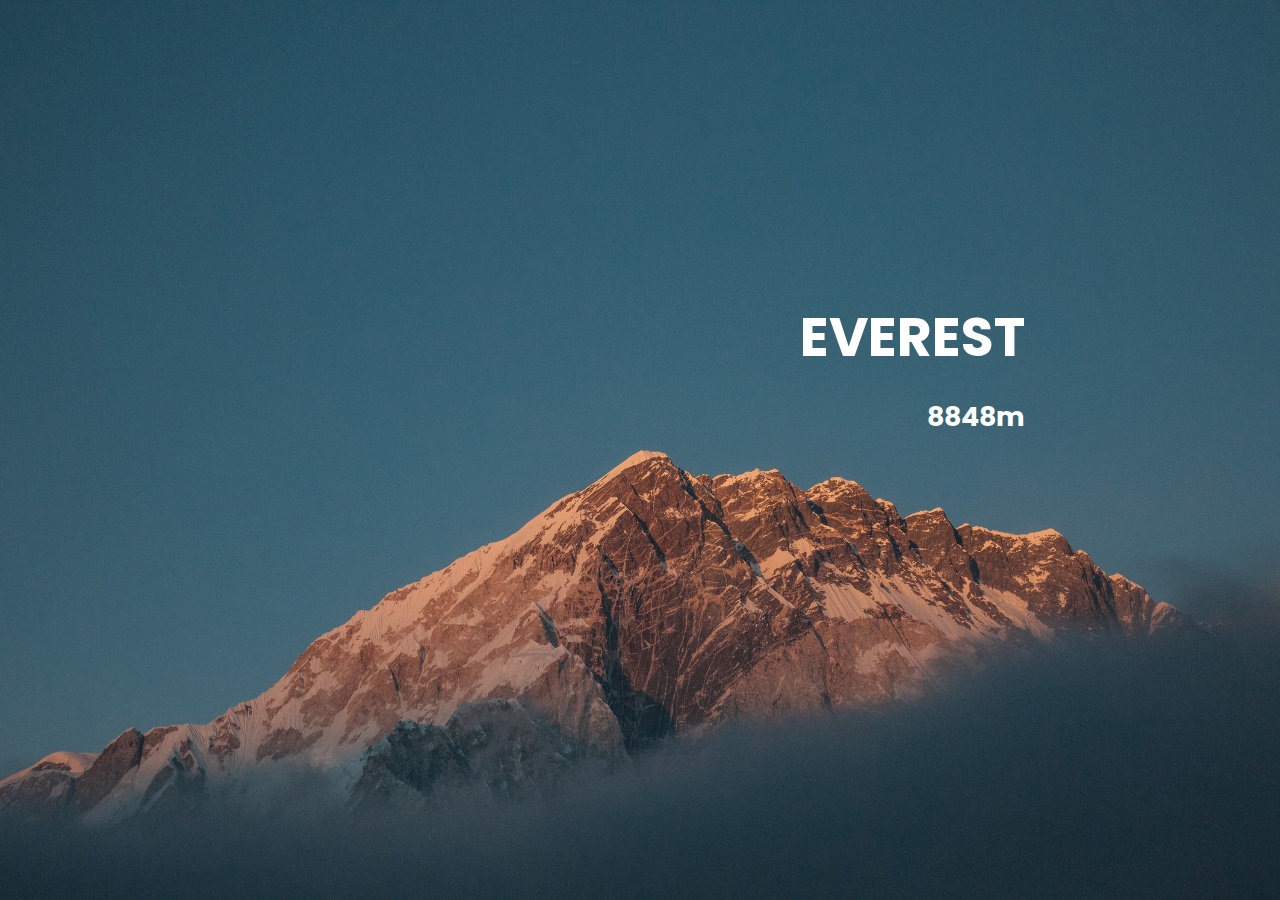
<file: Lev1_1_css-einführung_position/index.html>
<!DOCTYPE html>
<html lang="en">

<head>
    <meta charset="UTF-8">
    <meta http-equiv="X-UA-Compatible" content="IE=edge">
    <meta name="viewport" content="width=device-width, initial-scale=1.0">

    <link rel="stylesheet" href="assets/css/style.css">

    <title>Document</title>
</head>

<body>
    <div>
        <h1>EVEREST</h1>
        <h3>8848m</h3>
    </div>
</body>

</html>
</file>
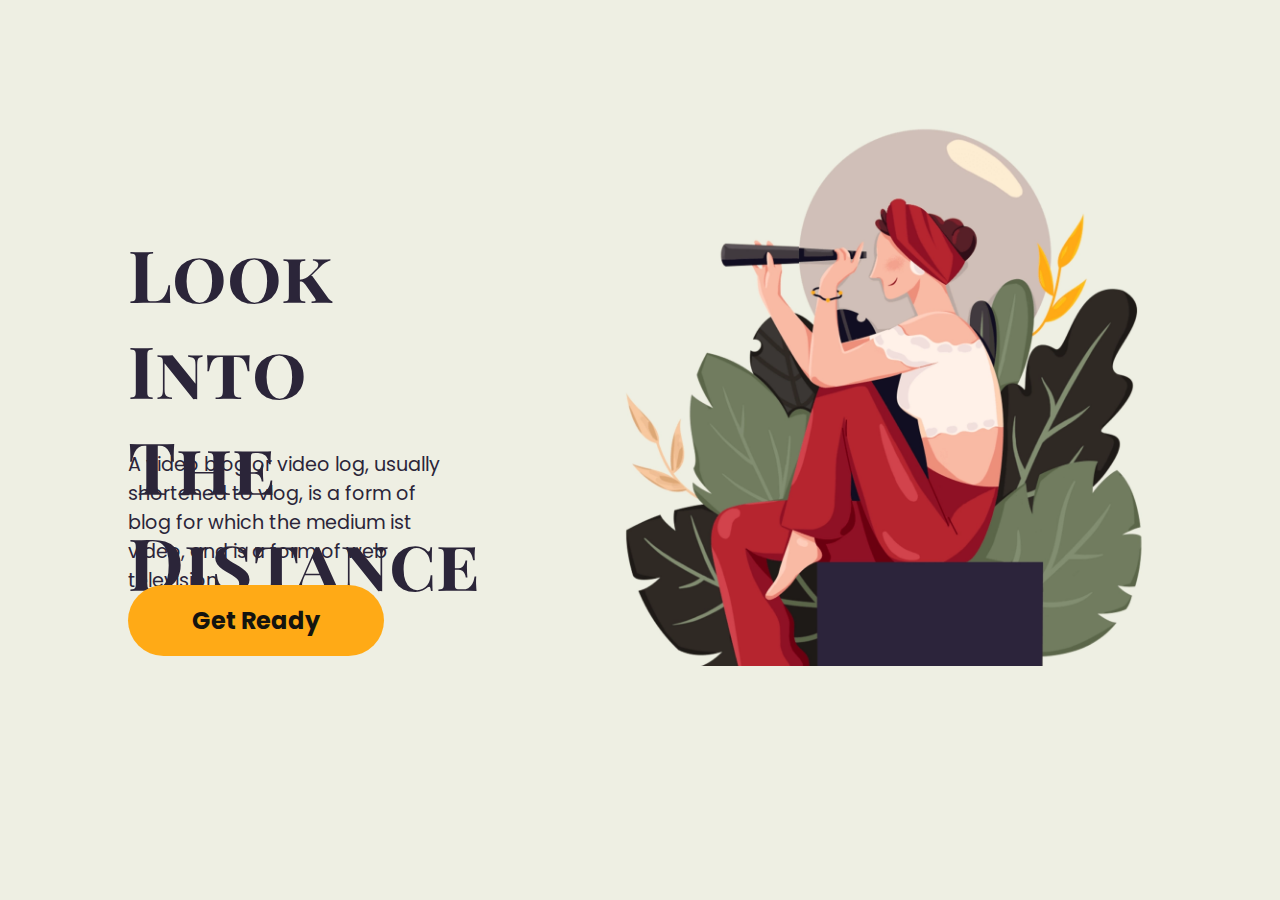
<file: Lev2_1_css-einführung_position/index.html>
<!DOCTYPE html>
<html lang="en">

<head>
    <meta charset="UTF-8">
    <meta http-equiv="X-UA-Compatible" content="IE=edge">
    <meta name="viewport" content="width=device-width, initial-scale=1.0">

    <link rel="stylesheet" href="assets/css/style.css">

    <title>Document</title>
</head>

<body>
    <div>
        <h1>Look Into <br>The Distance</h1>
        <p>A video blog or video log, usually shortened to vlog, is a form of blog for which the medium ist video, and
            is a form of web television.</p>
        <a href="">Get Ready</a>
        <div>
            <img src="assets/img/img.webp" alt="">
        </div>
    </div>
</body>

</html>
</file>
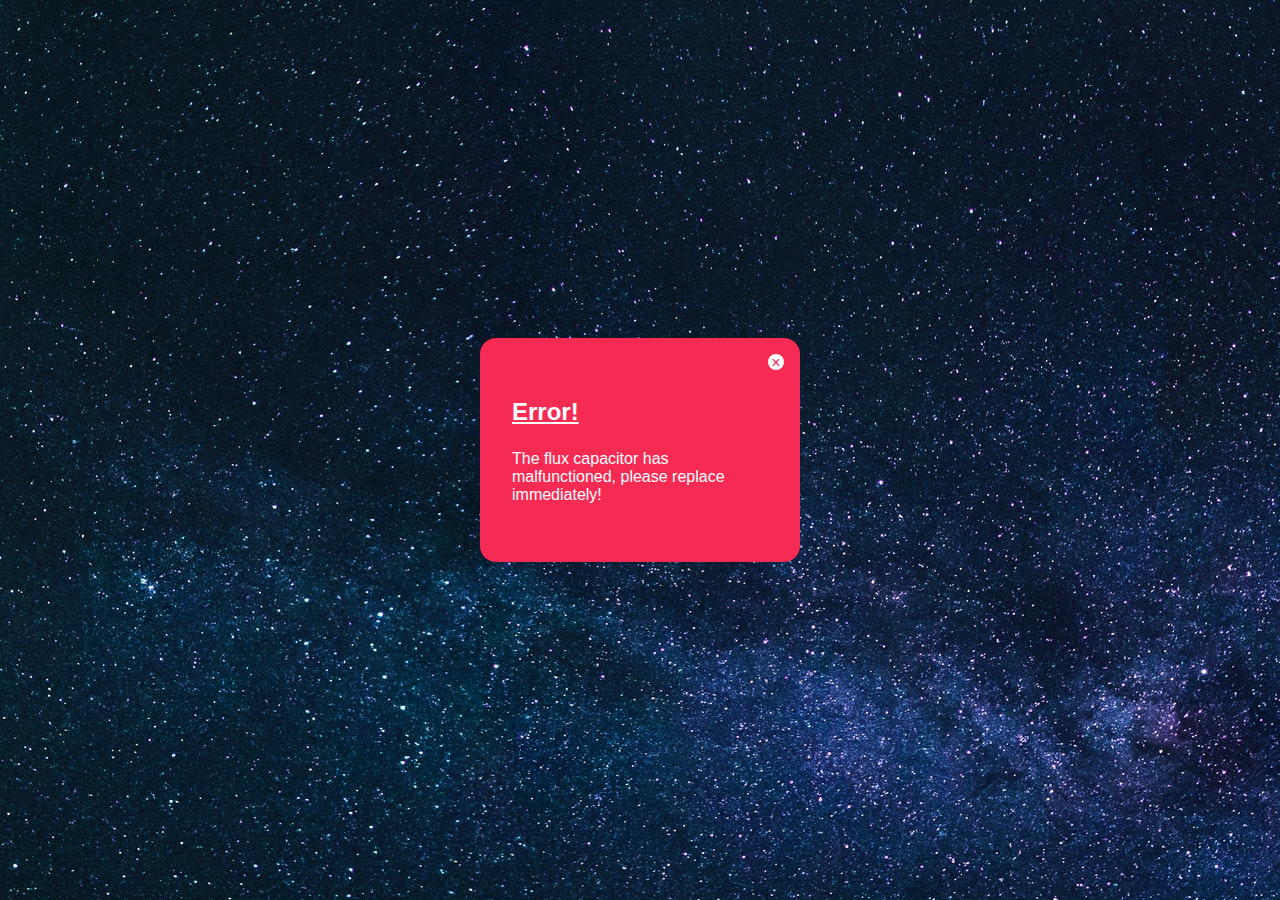
<file: Lev3_2_css-einführung_position/index.html>
<!DOCTYPE html>
<html lang="en">
<head>
    <meta charset="UTF-8">
    <meta http-equiv="X-UA-Compatible" content="IE=edge">
    <meta name="viewport" content="width=device-width, initial-scale=1.0">

    <link rel="stylesheet" href="assets/css/style.css">

    <title>Document</title>
</head>
<body>
    <div class="modal">
        <h2>Error!</h2>
        <p>The flux capacitor has <br>malfunctioned, please replace<br>immediately!</p>
        <div class="circle"><a href="">&times;</a></div>
    </div>
</body>
</html>
</file>
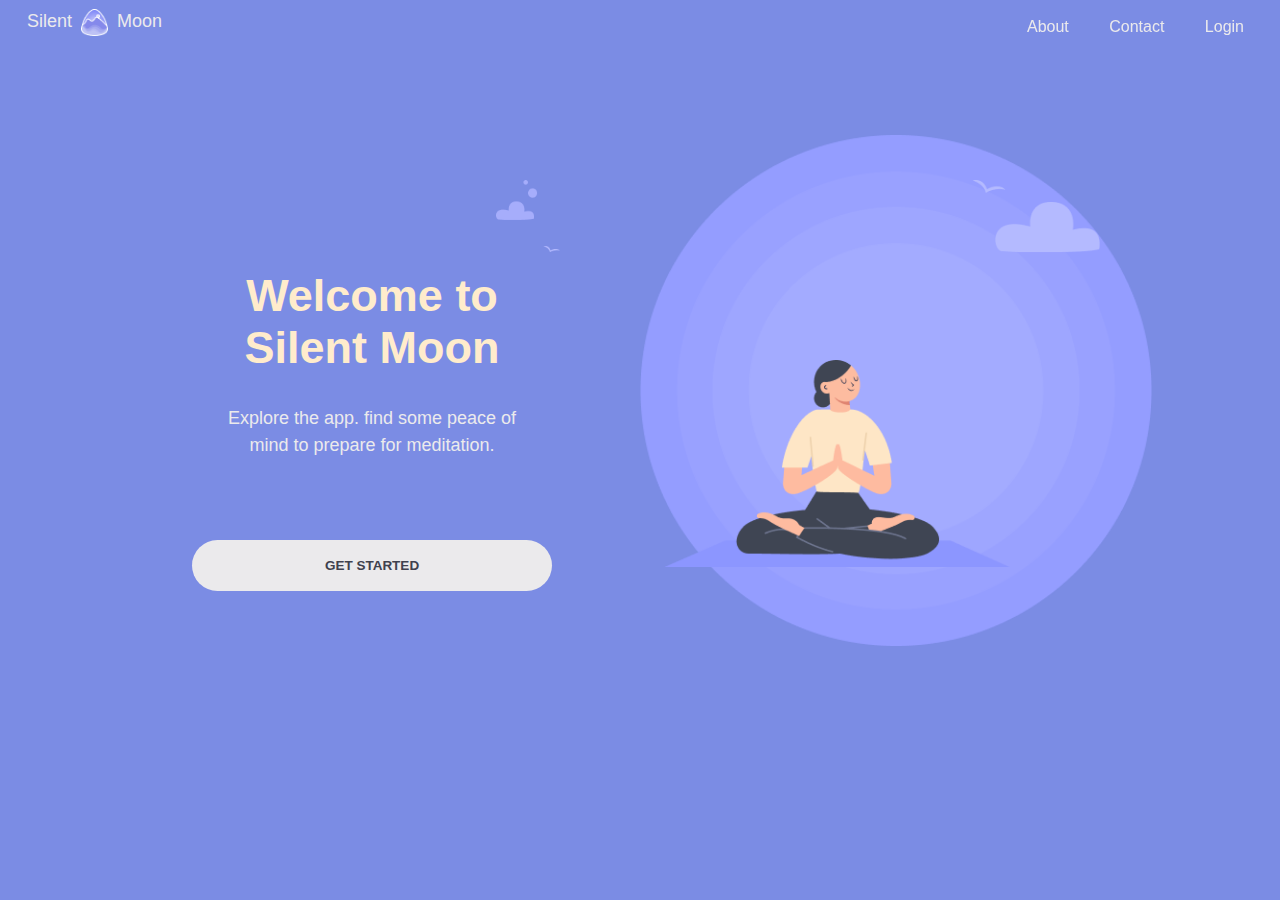
<file: Lev3_3_css-einführung_position/index.html>
<!DOCTYPE html>
<html lang="en">

<head>
    <meta charset="UTF-8">
    <meta http-equiv="X-UA-Compatible" content="IE=edge">
    <meta name="viewport" content="width=device-width, initial-scale=1.0">

    <link rel="stylesheet" href="assets/css/style.css">

    <title>Silent Moon</title>
</head>

<body>

    <header>
        <div><p>Silent</p> <img src="assets/img/logo.png" alt=""><p> Moon</p></div>
        <ul>
            <li><a href="">About</a></li>
            <li><a href="">Contact</a></li>
            <li><a href="">Login</a></li>
        </ul>
    </header>

    <main>
        <div class="textblock">
            <h1>Welcome to Silent Moon</h1>
            <p>Explore the app. find some peace of mind to prepare for meditation.</p>
            
            <a href="">GET STARTED</a>
        </div>
        
        <div class="graphics">
            <img src="assets/img/circle_bg.png" alt="" class="circle">
            <img src="assets/img/woman_meditating.png" alt="" class="woman">
            <img src="assets/img/clouds1.png" alt="" class="cloud1">
            <img src="assets/img/clouds2.png" alt="" class="cloud2">
        </div>
    </main>

</body>

</html>
</file>
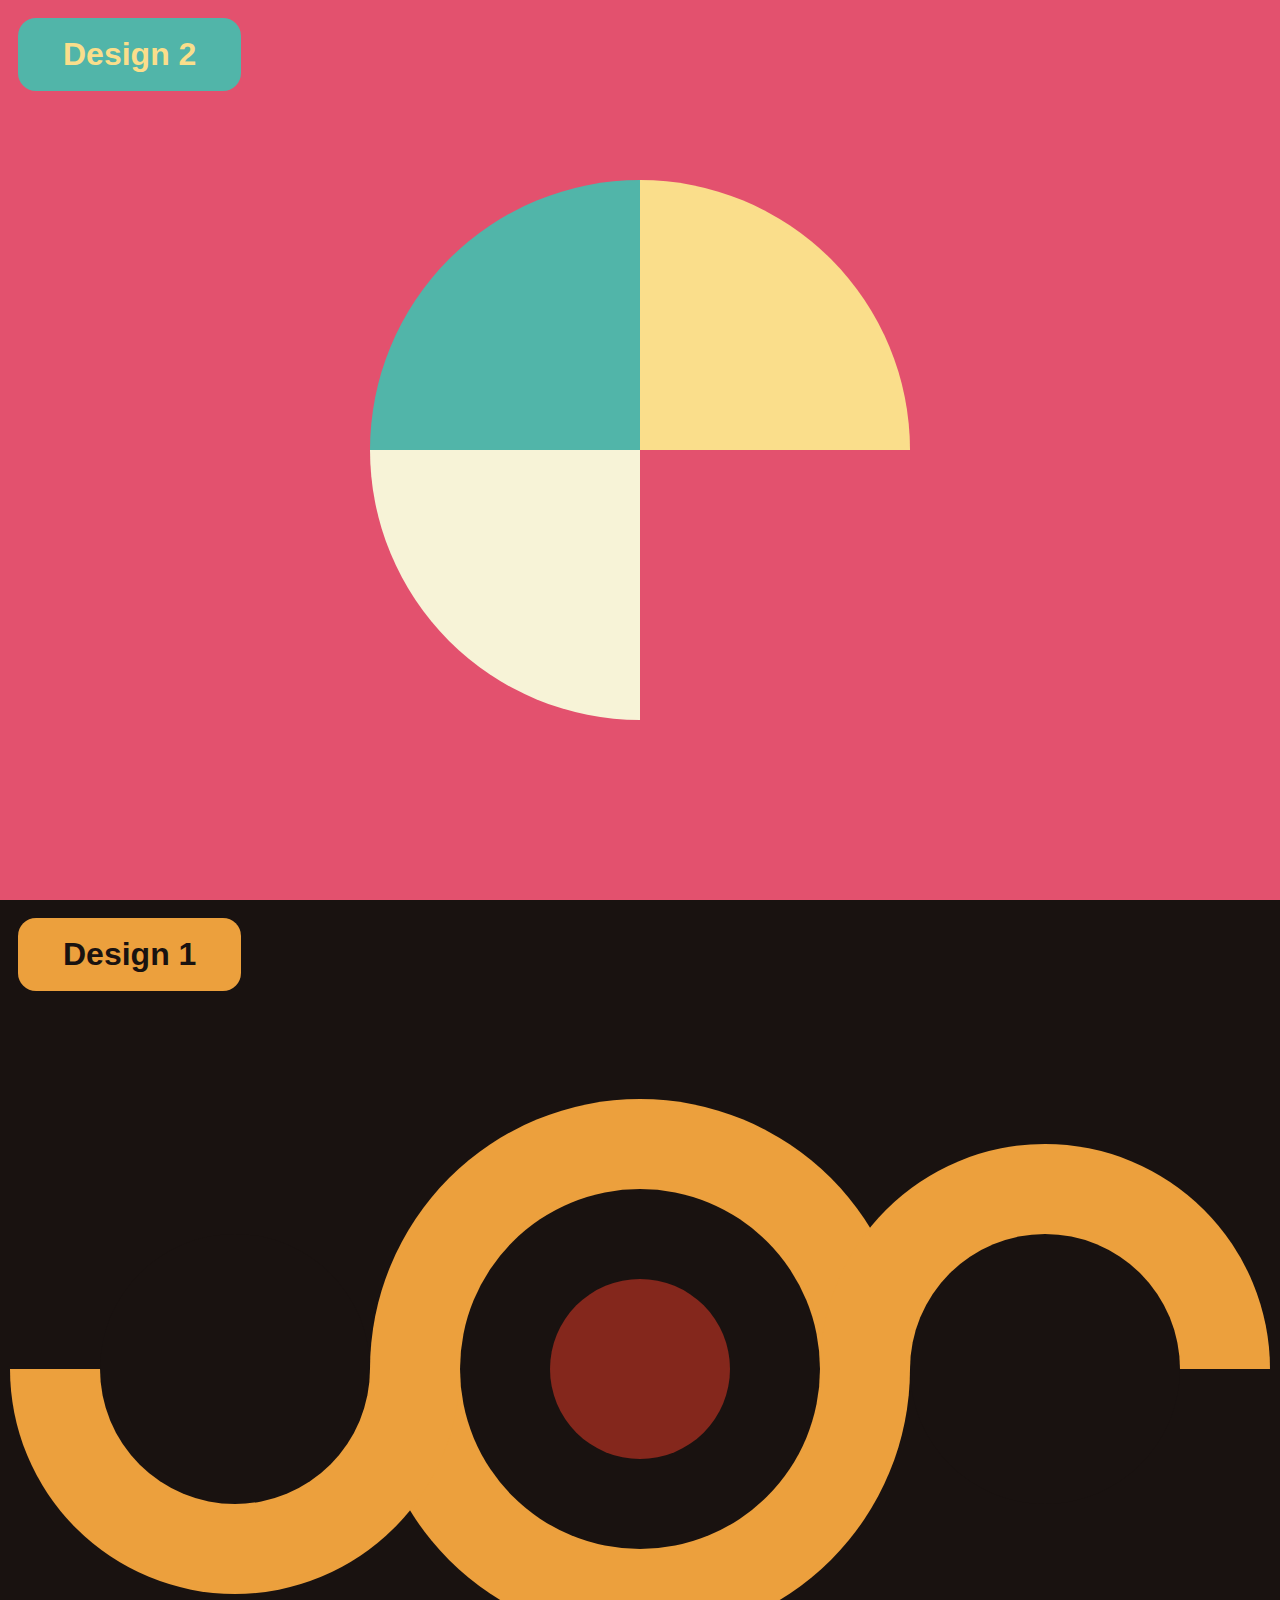
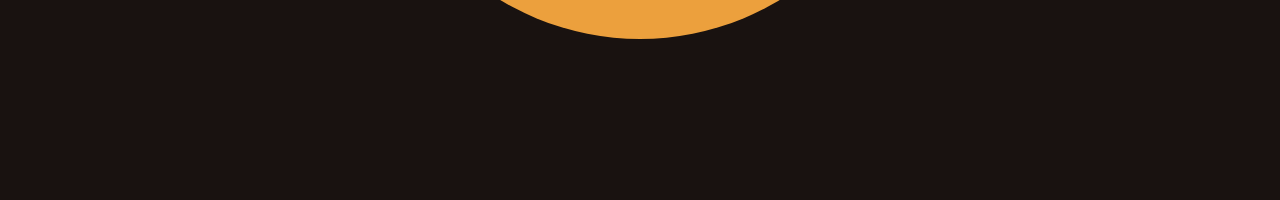
<file: Lev3_4_css-einführung_position/index.html>
<!DOCTYPE html>
<html lang="en">

<head>
    <meta charset="UTF-8">
    <meta http-equiv="X-UA-Compatible" content="IE=edge">
    <meta name="viewport" content="width=device-width, initial-scale=1.0">

    <link rel="stylesheet" href="assets/css/style.css">

    <title>Circles & Positions</title>
</head>

<body>
    
    <section id="design1">
        <div><a href="#design2">Design 2</a></div>

        <!-- names of classes for the location -->
        <div class="pie-top-left"></div>
        <div class="pie-top-right"></div>
        <div class="pie-bottom-left"></div>
        <!-- no pie at bottom right (was delicious) -->
    </section>

    <section id="design2">
        <a href="#design1">Design 1</a>

        <!-- basic circles centered on screen  -->
        <div class="circle-1">
            <div class="circle-2">
                <div class="circle-3"></div>
            </div>

            <!-- and the 'ears' -->
            <div class="half-circle-left">
                <div class="circle-left"></div>
            </div>
            <div class="half-circle-right">
                <div class="circle-right"></div>
            </div>
        </div>
    </section>

</body>
</html>
</file>
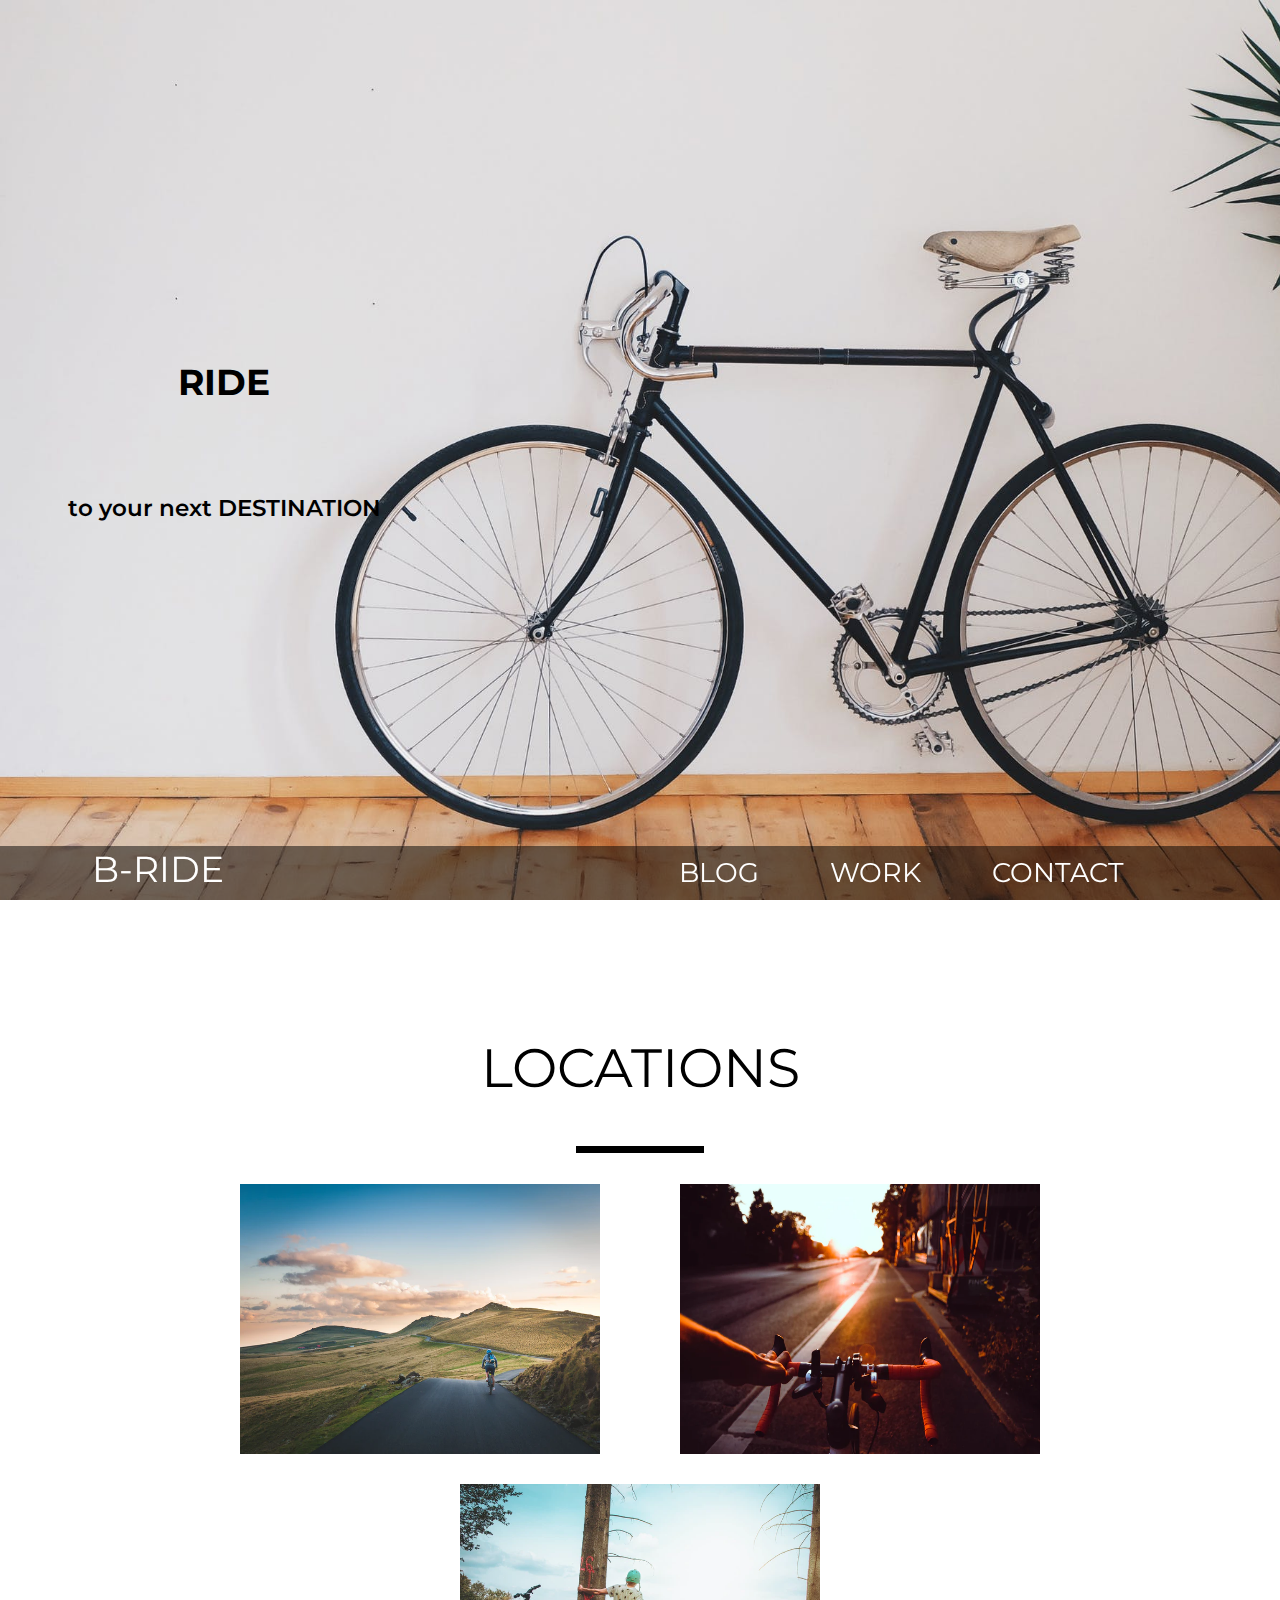
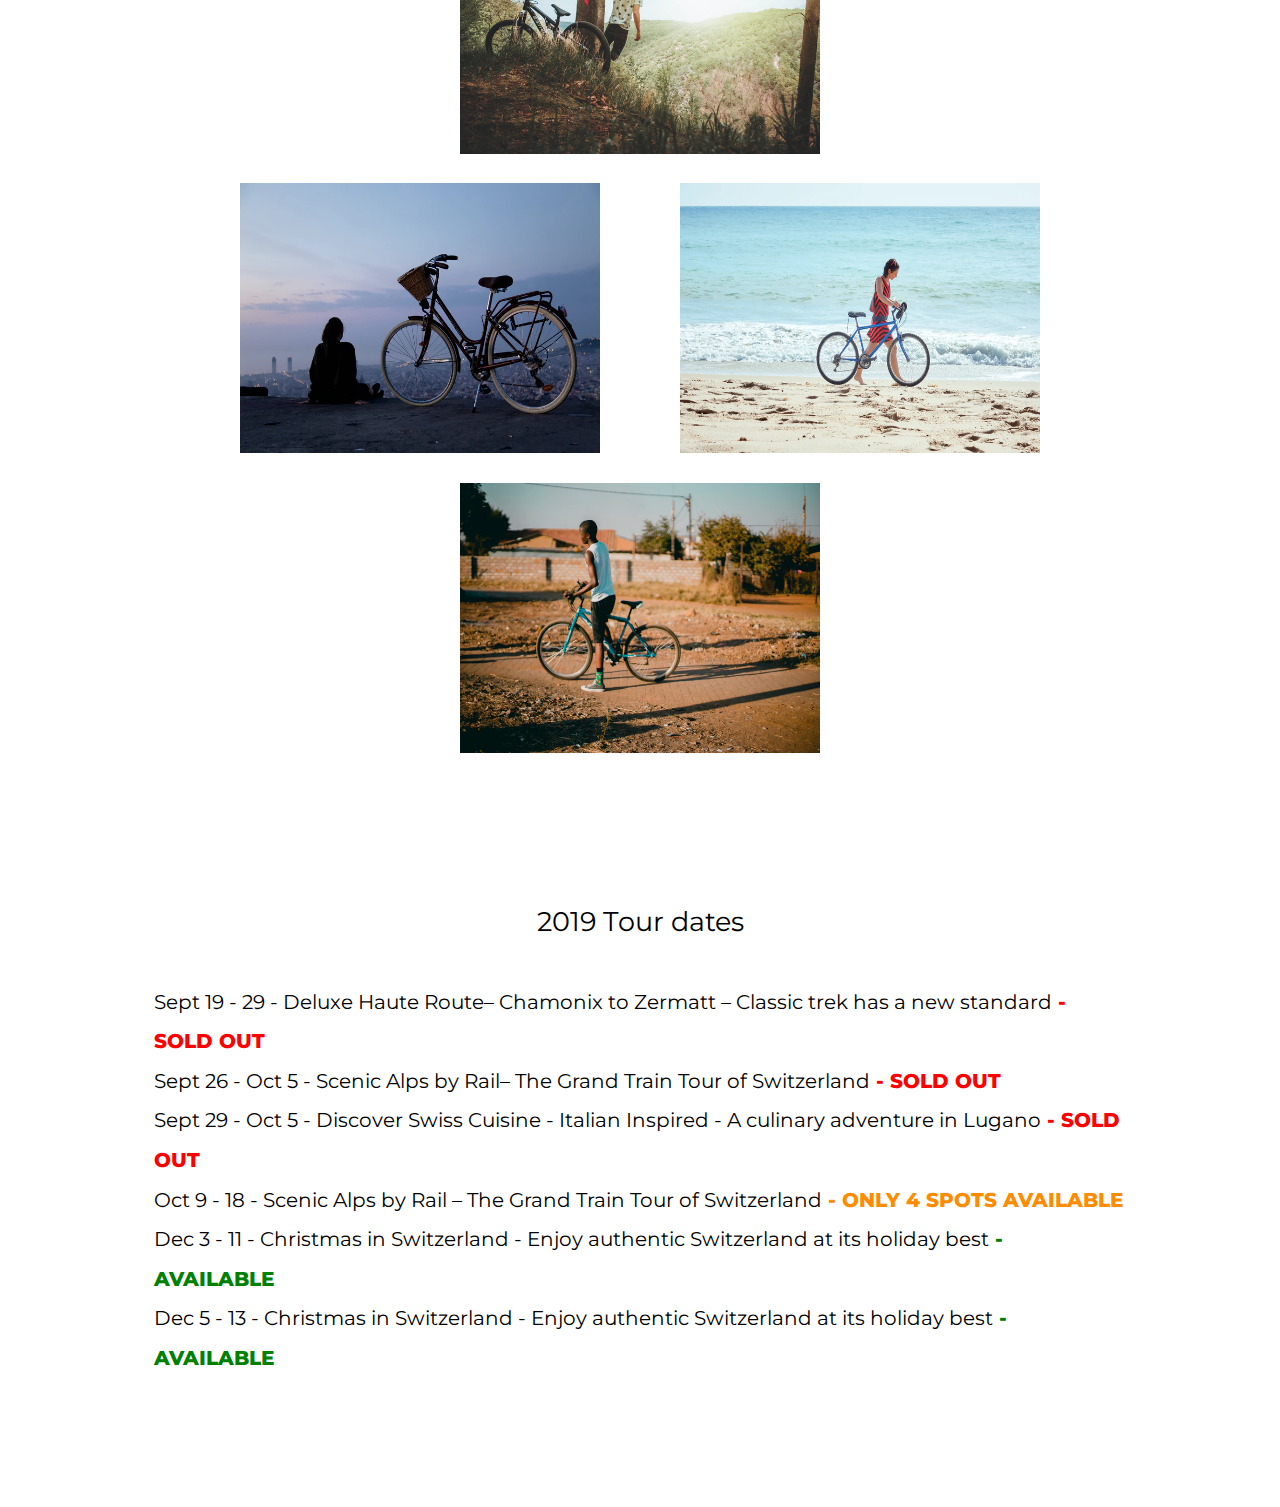
<file: Lev3_5_css-einführung_position-B-ride/index.html>
<!DOCTYPE html>
<html lang="en">

<head>
    <meta charset="UTF-8">
    <meta http-equiv="X-UA-Compatible" content="IE=edge">
    <meta name="viewport" content="width=device-width, initial-scale=1.0">

    <link rel="stylesheet" href="assets/css/style.css">

    <title>B-Ride</title>
</head>

<body>

    <main>

        <!-- ******************************************************************
            front page: bicycle as background, text "RIDE / to your next
            destination"
        -->
        <section id="frontpage">
            <div>
                <h2>RIDE</h2>
                <p>to your next <span>Destination</span></p>
            </div>
        </section>


        <!-- ******************************************************************
            Navigation: position sticky! First located at the bottom and 
            scrolls to the top!
        -->
        <nav>
            <ul>
                <li>B-RIDE</li>
                <li><a href="">BLOG</a></li>
                <li><a href="">WORK</a></li>
                <li><a href="">CONTACT</a></li>
            </ul>
        </nav>
            

        <!-- ******************************************************************
            section Locations: headline, divider line and some images
        -->
        <section id="locations">
            <h2>LOCATIONS</h2>
            <div class="div-line"></div>
            <div class="div-img">
                <img src="assets/img/bild1.webp" alt="">
                <img src="assets/img/bild2.webp" alt="">
                <img src="assets/img/bild3.webp" alt="">
            </div>
            <div class="div-img">
                <img src="assets/img/bild4.webp" alt="">
                <img src="assets/img/bild5.webp" alt="">
                <img src="assets/img/bild6.webp" alt="">
            </div>
        </section>


        <!-- ******************************************************************
            section Tour dates: list with dates and availability in
            different colors
        -->
        <section id="tour-dates">
            <h3>2019 Tour dates</h3>
            <ul>
                <li>Sept 19 - 29 - Deluxe Haute Route– Chamonix to Zermatt – Classic trek has a new standard</li>
                <li>Sept 26 - Oct 5 - Scenic Alps by Rail– The Grand Train Tour of Switzerland</li>
                <li>Sept 29 - Oct 5 - Discover Swiss Cuisine - Italian Inspired - A culinary adventure in Lugano</li>
                <li>Oct 9 - 18 - Scenic Alps by Rail – The Grand Train Tour of Switzerland</li>
                <li>Dec 3 - 11 - Christmas in Switzerland - Enjoy authentic Switzerland at its holiday best</li>
                <li>Dec 5 - 13 - Christmas in Switzerland - Enjoy authentic Switzerland at its holiday best</li>
            </ul>
        </section>
    </main>

</body>

</html>
</file>
<file: Lev1_1_css-einführung_position/assets/css/style.css>
@import url('https://fonts.googleapis.com/css2?family=Poppins&display=swap');

* {
    margin: 0;
    padding: 0;
}
body {
    height: 100vh;
    background: url('../img/everest.jpg') center/cover no-repeat;
    font-family: 'Poppins', sans-serif;
    color: white;
}

div{
    position: relative;
    width: 20vh;
    height: 10vh;
    top: 33%;
    left: 66%;
}
h1{
    position: absolute;
    font-size: 6vh;
    right: 0;
}
h3{
    position: absolute;
    top: 100px;
    font-size: 3vh;
    right: 0;
}
</file>
<file: Lev2_1_css-einführung_position/assets/css/style.css>
@import url('https://fonts.googleapis.com/css2?family=Poppins&display=swap');
@import url('https://fonts.googleapis.com/css2?family=Playfair+Display&display=swap');

* {
    margin: 0;
    padding: 0;
}

/* used-fonts {
    font-family: 'Poppins', sans-serif;
    font-family: 'Playfair Display', serif;
} */

body {
    height: 100vh;
    background: #eeefe3;
    color: #2b2539;
    font-family: 'Poppins', sans-serif;
}
img{
    position: fixed;
    top: 10%;
    left: 40%;
    width:60%;
}
div{
    position: relative;
    left: 10%;
    top: 25%;
    width: 25%;
}
h1 {
    position: absolute;
    font-family: 'Playfair Display', serif;
    font-size: 8vh;
    text-transform: capitalize;
    font-variant: small-caps;
}
p {
    position: absolute;
    top: 25vh;
    font-size: 1.2em;
}
a {
    position: absolute;
    left: 0;
    top: 40vh;
    vertical-align: middle;
    text-decoration: none;
    text-align: center;
    font-size: 1.5em;
    font-weight: bold;
    padding: 2vh 20%;
    border-radius: 4vh;
    background: #ffaa16;
    color: #14140f;
}
</file>
<file: Lev3_2_css-einführung_position/assets/css/style.css>
* {
    margin: 0;
    padding: 0;
}
body {
    background: url('../img/bg.jpg') fixed no-repeat;
    color: white;
    font-family: sans-serif;
}

.modal {
    background: #F62B54;
    position: fixed;
    top: 50%; 
    left: 50%; 
    transform: translate(-50%, -50%);
    padding:5em;
    border-radius: 1em;
    width: 16em;
    padding: 7em 2em;
}

.modal h2 {
    position: absolute;
    text-decoration: underline;
    top: 2.5em;

}
.modal p{
    position: absolute;
    top: 7em;
}

.circle {
    position: absolute;
    top: 1em;
    right: 1em;
    height: 1em;
    width: 1em;
    background:white;
    color:#F62B54;
    text-align: center;
    font-size:1em;
    border-radius: 1em;
}
a {
    text-decoration: none;
    color:#F62B54;
}
</file>
<file: Lev3_3_css-einführung_position/assets/css/style.css>
/* ========================================================================= */
* {
    margin: 0;
    padding: 0;
}

/* 
    Farben: #7B8CE4, #EBEAEC, #FFECCC, #3F414E
    Font: Arial 
*/


/* ========================================================================= */

body {
    background: #7B8CE4;
    height: 100vh;
    font-family: Arial;
    color: #EBEAEC;
}
main {
    text-align: center;
}
a {
    text-decoration: none;
    color: #EBEAEC;
}


/* ========================================================================= */
header div p {
    font-size: 2.0vh;
    font-stretch: expanded;
    position: absolute;
    top: 1.2vh;
}
header div p:first-of-type {
    left: 3vh;
}
header div img {
    width: 3vh;
    position: absolute;
    top: 1vh;
    left: 9vh;
}
header div p:last-of-type {
    left: 13vh;
}
header ul {
    position: fixed;
    top: 0;
    right: 0;
    padding: 2vh 0;
    list-style: none;
    display: inline-block;
}
header ul li {
    display: inline;
    padding: 2vh 4vh 0 0;
}


/* ========================================================================= */
.textblock {
    position: relative; 
    left: 15%;
    width: 50vh;
}
.textblock h1 {
    position: absolute;
    top: 30vh;
    margin-left: 5%;
    width: 70%;
    font-size: 5vh;
    color: #FFECCC;
}
.textblock p {
    position: absolute;
    top: 45vh;
    margin-left: 5%;
    width: 70%;
    font-size: 2vh;
    line-height: 1.5;
}
.textblock a {
    position: absolute;
    top: 60vh;
    display: block;
    width: 80%;
    background: #EBEAEC;
    color: #3F414E;
    padding: 2vh 0;
    font-size: 1.5vh;
    font-weight:bolder;
    border-radius: 5vh;
}


/* ========================================================================= */
.graphics {
    position: relative; 
}
.graphics .circle {
    position: absolute;
    width: 40%;
    top: 15vh;
}
.graphics .woman {
    position: absolute;
    width: 27%;
    right: 30vh;
    top: 40vh;
    /*  start animation */
    animation-name: woman;
    animation-timing-function: linear;
    animation-duration: 20s;
    animation-iteration-count: infinite;
}
.graphics .cloud1 {
    position: absolute;
    width: 10%;
    right: 20vh;
    top: 20vh;
    /*  start animation */
    animation-name: cloud1;
    animation-timing-function: linear;
    animation-duration: 15s;
    animation-iteration-count: infinite;
}
.graphics .cloud2 {
    position: absolute;
    width: 5%;
    right: 80vh;
    top: 20vh;
    /*  start animation */
    animation-name: cloud2;
    animation-timing-function: linear;
    animation-duration: 20s;
    animation-iteration-count: infinite;
}


/* ========================================================================= 
 * animations 
 */
@keyframes woman {
    from { transform: rotate(0deg) translateX(150px) rotate(0deg); }
    to   { transform: rotate(360deg) translateX(150px) rotate(-360deg); }
}
@keyframes cloud1 {
    from    {transform: translate(   0vw,   0%); }
    to      {transform: translate( -35vw,   0%); }
}
@keyframes cloud2 {
    from    {transform: translate(   0vw,   0%); }
    to      {transform: translate( +40vw,   0%); }
}

/* @keyframes woman {
    0.0%    {transform: translate(   0%,   0%); }
    12.5%   {transform: translate( -20%, -10%); } 
    25.0%   {transform: translate( -30%,   0%); }
    37.5%   {transform: translate( -20%, +10%); } 
    50.0%   {transform: translate(  0px,   0%); } 
    62.5%   {transform: translate( +20%, -10%); } 
    75.0%   {transform: translate( +30%,   0%); }
    87.5%   {transform: translate( +20%, +10%); } 
    100%    {transform: translate(   0%,   0%); }
} */
</file>
<file: Lev3_4_css-einführung_position/assets/css/style.css>
* {
    margin: 0;
    font-family: Arial;
}

html{
    scroll-behavior: smooth;
}

section {
    min-height: 100vh;
}

a {
    display: inline-block;
    font-size: 2em;
    font-weight: bold;
    margin: 2vh;
    padding: 2vh 5vh;
    background: #51B5A9;
    color: #FADE8B;
    border-radius: 2vh;
    text-decoration: none;
}

/**************************************************************************
    Design Nr.1
    Farben: #E3516E, #F7F3D7, #51B5A9, #FADE8B
*/
#design1 {
    background:  #E3516E;
}

#design1 > div {
    display: inline-block;
    position: absolute;
    min-width: 30vmin;
    min-height: 30vmin;
}
.pie-top-left {
    right: 50%;
    bottom: 50%;
    border-top-left-radius: 30vmin;
    background:  #51B5A9;
}
.pie-top-right {
    left: 50%;
    bottom: 50%;
    border-top-right-radius: 30vmin;
    background:  #FADE8B;
}
.pie-bottom-left {
    right: 50%;
    top: 50%;
    border-bottom-left-radius: 30vmin;
    background:  #F7F3D7;
}


/**************************************************************************
    Design Nr.2
    Farben: #191210, #ECA03D, #84271C
*/
#design2 {
    background:  #191210;
}
#design2 a {
    background:  #ECA03D;
    color: #191210;
}
#design2 .circle-1 {
    position: relative;
    top:    10vh;
    bottom: 0;
    left:   0;
    right:  0;
    margin: auto;
    width:  60vmin;
    height: 60vmin;
    border-radius:  30vmin;
    background-color:  #ECA03D;
}
#design2 .circle-2 {
    position: absolute;
    top: 10vmin;
    left: 10vmin;
    width:  40vmin;
    height: 40vmin;
    border-radius:  20vmin;
    background-color:  #191210;
}
#design2 .circle-3 {
    position: absolute;
    top: 10vmin;
    left: 10vmin;
    width:  20vmin;
    height: 20vmin;
    border-radius:  10vmin;
    background-color:  #84271C;
}

#design2 .half-circle-left {
    position: absolute;
    bottom:   5vmin;
    left:   -40vmin;
    width:   50vmin;
    height:  25vmin;
    border-bottom-left-radius:  50vmin;
    border-bottom-right-radius: 50vmin;
    background-color:  #ECA03D;
}
#design2 .circle-left {
    position: absolute;
    top:    -15vmin;
    left:    10vmin;
    width:   30vmin;
    height:  30vmin;
    border-radius:  15vmin;
    background-color:  #191210;
}
#design2 .half-circle-right {
    position: absolute;
    top:      5vmin;
    right:  -40vmin;
    width:   50vmin;
    height:  25vmin;
    border-top-left-radius:  25vmin;
    border-top-right-radius: 25vmin;
    background-color:  #ECA03D;
}
#design2 .circle-right {
    position: absolute;
    bottom: -15vmin;
    right:   10vmin;
    width:   30vmin;
    height:  30vmin;
    border-radius:  15vmin;
    background-color:  #191210;
}
</file>
<file: Lev3_5_css-einführung_position-B-ride/assets/css/style.css>
/******************************************************************************
    Fonts used for this web page
*/
@import url('https://fonts.googleapis.com/css2?family=Montserrat:wght@100;200;300;400;500;600;700;800;900&display=swap');


/******************************************************************************
    remove margins for all elements
*/
* { 
    margin: 0;
    padding: 0;
}


/******************************************************************************
    Global styles
*/
body {
    font-family: 'Montserrat', sans-serif;
    text-align: center;
}
a {
    text-decoration: none;
}


/******************************************************************************
    Navigation: position sticky! First located at the bottom and 
    scrolls to the top!
*/
nav {
    position: sticky; 
    top: 0;

    background: rgba( 0, 0, 0, 0.5);
    color: white;
    height: 5vh;
    margin-top: -6vh;
    padding-top: 1vh;
}
nav > ul {
    list-style-type: none;
    font-size: 3vh;
}
nav li {
    display: inline-block;
    padding-right: 5%;
}
nav ul li:first-of-type {
    font-size: 4vh;
    margin-right: 30%;
    line-height: 0.8;
}
nav li a {
    color: white;
}
nav li a:hover {
    text-decoration: underline;
}


/******************************************************************************
    front page: bicycle as background, text "RIDE / to your next destination"
*/
#frontpage {
    background: url(../img/bg.jpg) center/cover no-repeat;
    height: 100vh;
}
#frontpage div {
    width: 25%;
    text-align: center;
    padding: 40vh 5%;
}
#frontpage h2 {
    font-size: 4vh;
}
#frontpage p {
    font-size: 2.5vh;
    font-weight: 600;
    padding-top: 10vh;
}
#frontpage p span {
    text-transform: uppercase;
}


/******************************************************************************
    section Locations: headline, divider line and some images
*/
#locations {
    text-align: center;
}
#locations h2 {
    font-size: 6vh;
    font-weight: 400;
    padding-top: 15vh;
}
#locations .div-line {
    background: black;
    margin: 5vh auto 2vh;
    min-height: 0.8vh;
    width: 10%;
}
#locations img {
    width: 40vh;
    height: 30vh;
    padding: 1% 3%;
}


/******************************************************************************
    section Tour dates: list with dates and availability in different colors
*/
#tour-dates {
    padding: 0 12% 10%;
}
#tour-dates h3 {
    font-size: 3vh;
    font-weight: 400;
    padding-top: 15vh;
    padding-bottom: 5vh;
}
#tour-dates ul {
    list-style: none;
    text-align: left;
    font-size: 2.2vh;
    line-height: 2;
}
#tour-dates li::after {
    content: " - sold out";
    text-transform: uppercase;
    color: red;
    font-weight: 800;
}
#tour-dates li:nth-last-of-type(3)::after {
    content: " - only 4 spots available";
    color: darkorange;
}
#tour-dates li:nth-last-of-type(1)::after, 
#tour-dates li:nth-last-of-type(2)::after {
    content: " - available";
    color: green;
}
</file>
